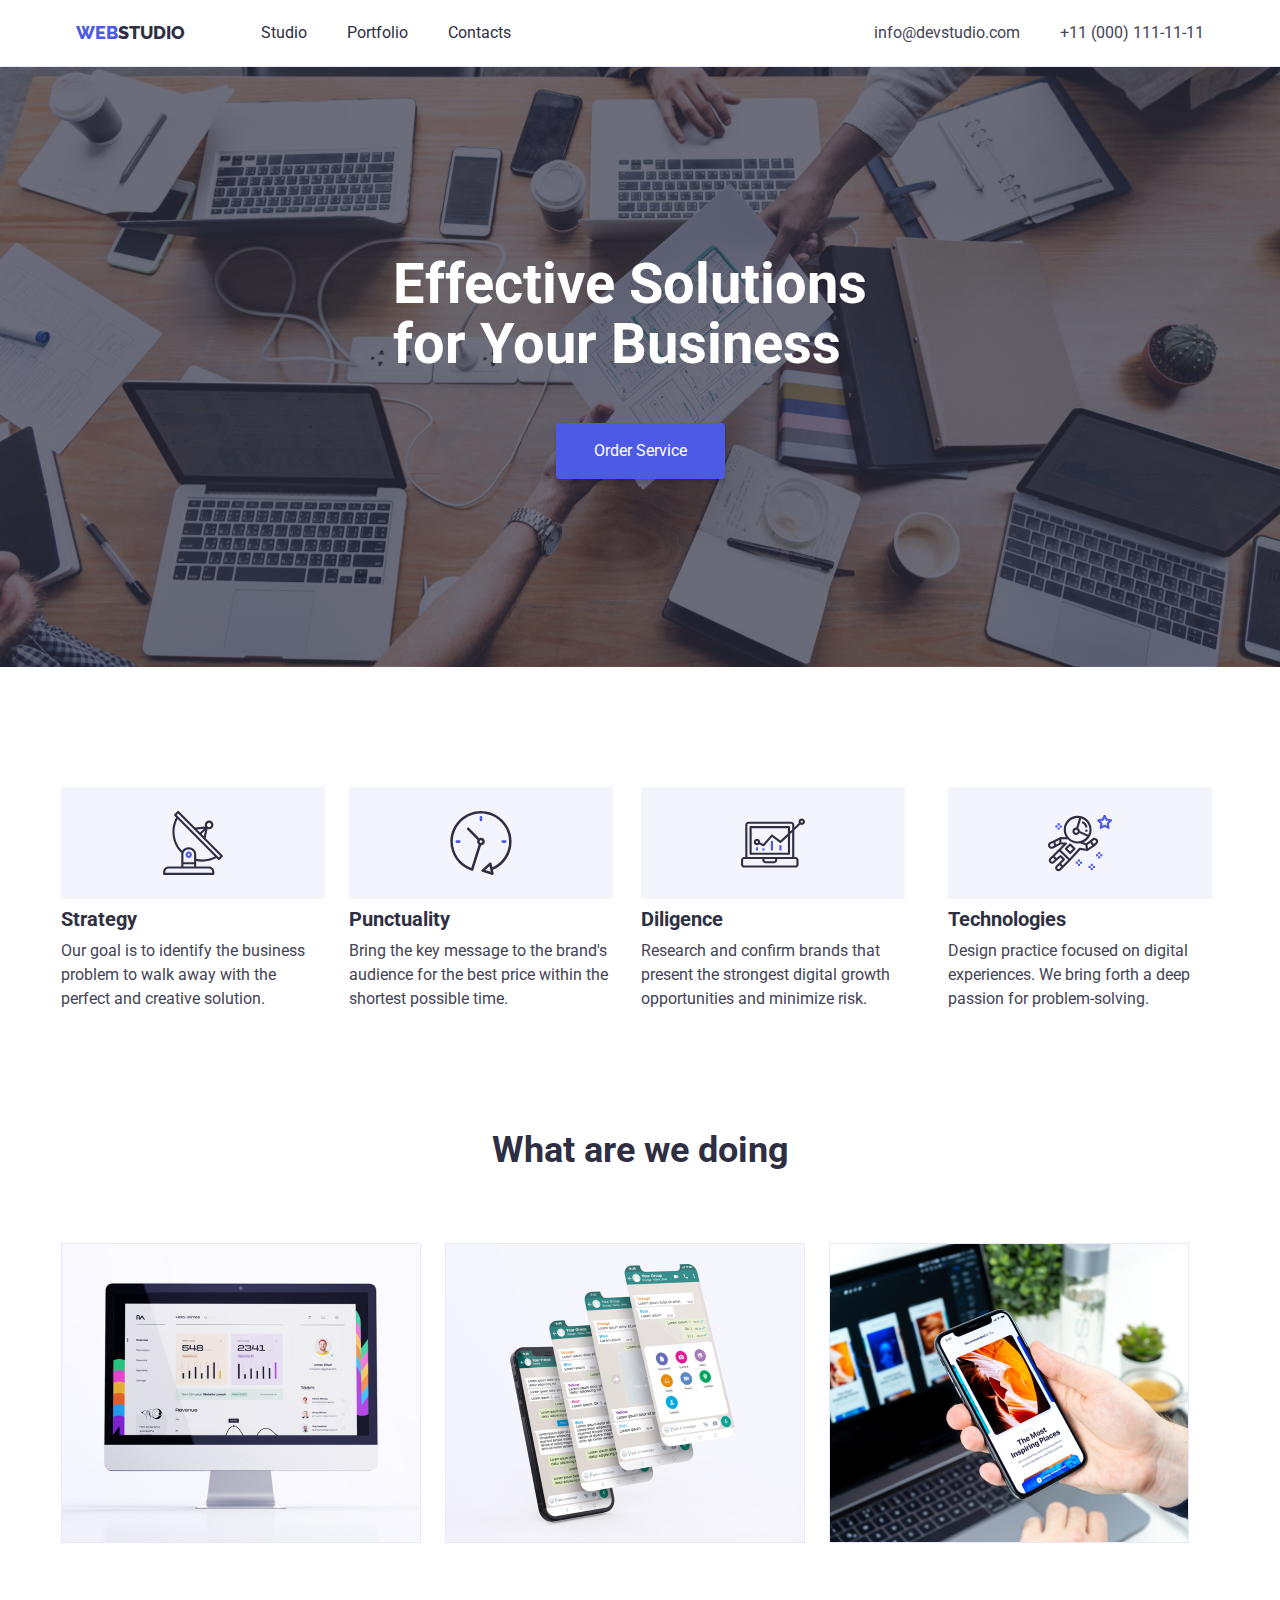
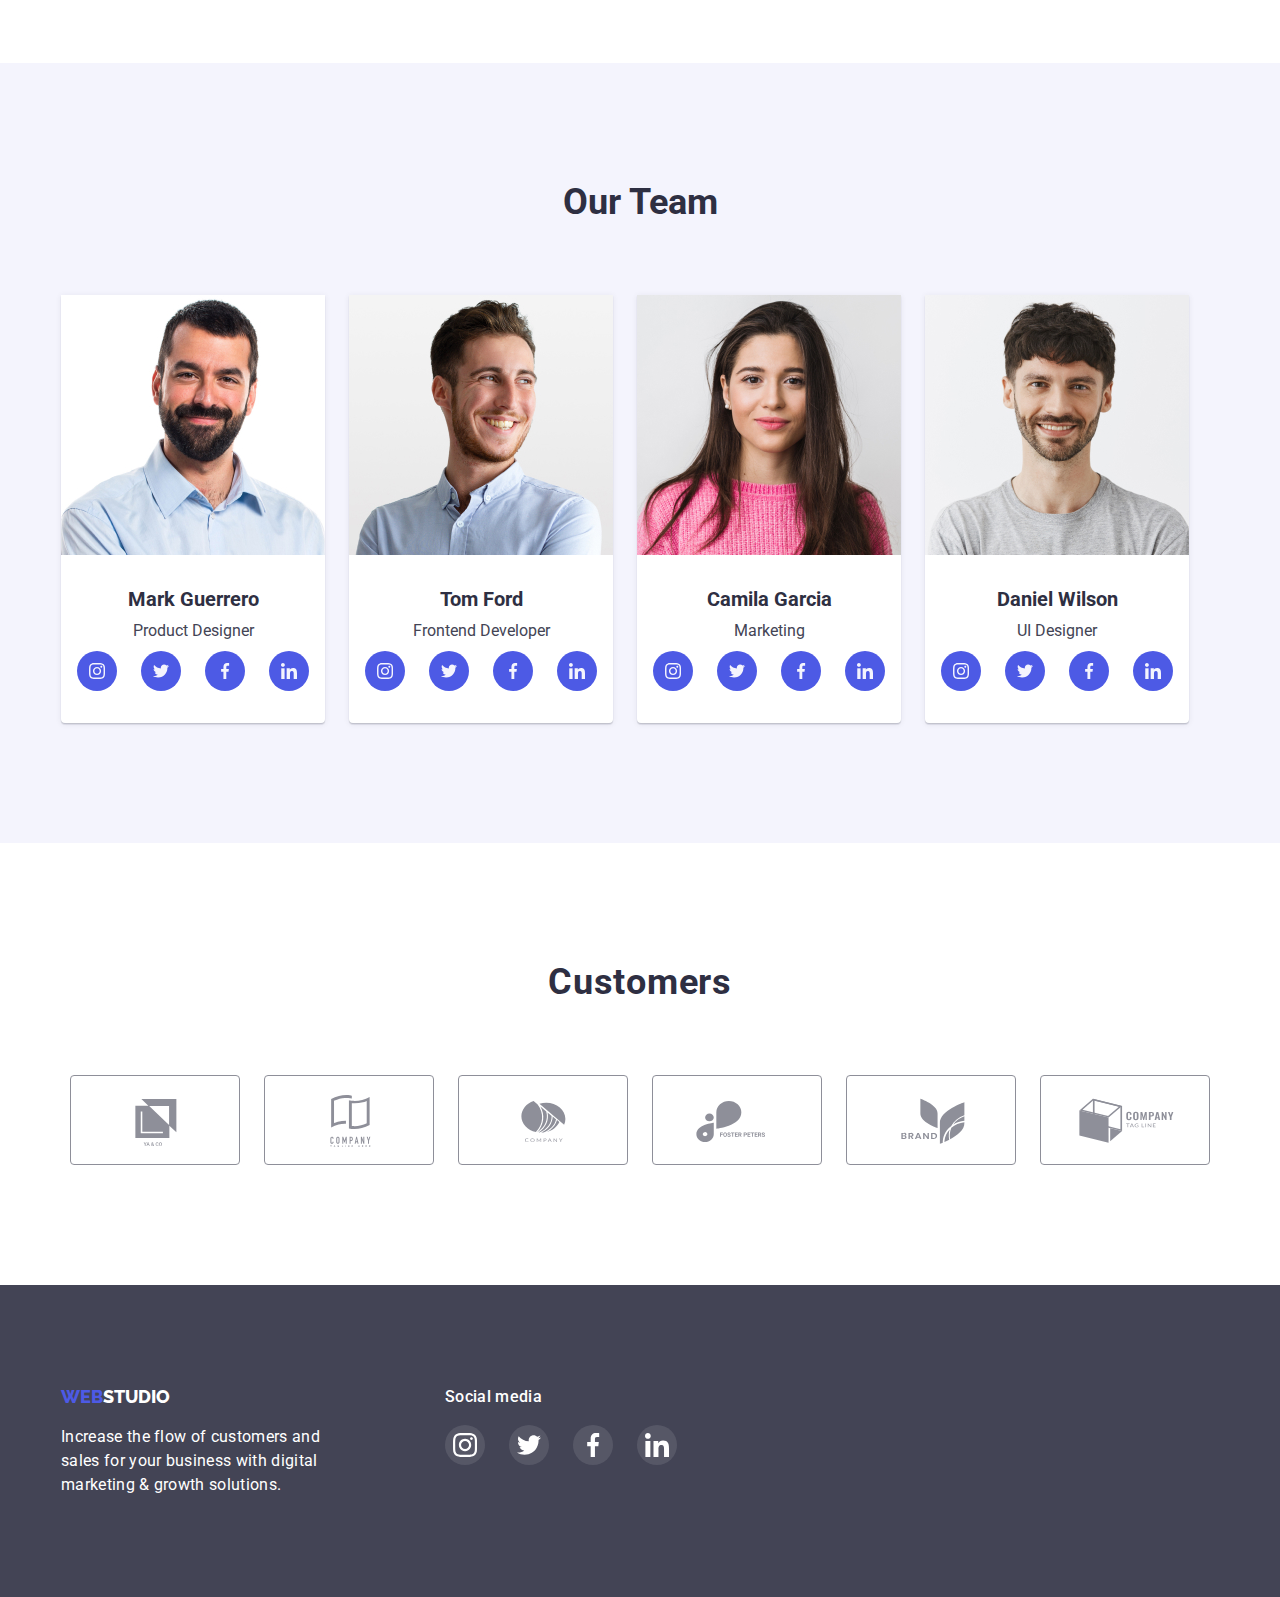
<file: index.html>
<!DOCTYPE html>
<html lang="en">
  <head>
    <meta charset="UTF-8" />
    <meta http-equiv="X-UA-Compatible" content="IE=edge" />
    <meta name="viewport" content="width=device-width, initial-scale=1.0" />
    <link href="./css/style.css" rel="stylesheet" />
    <link rel="preconnect" href="https://fonts.googleapis.com">
    <link rel="preconnect" href="https://fonts.gstatic.com" crossorigin>
    <link href="https://fonts.googleapis.com/css2?family=Raleway:wght@900&family=Roboto:wght@400;500;700;900&display=swap" rel="stylesheet">
    <title>Studio</title>
  </head>
  <body>
    <header class="header-section">
      <div class="container header-container">
      <nav class="header-navigation">
        <a href="./index.html" class="logo link"> <span class="span-logo">Web</span>Studio </a>
        <ul class="site-nav">
          <li class="items"><a class="link studio" href="./index.html">Studio</a></li>
          <li class="items"><a class="link portfolio" href="./portfolio.html">Portfolio</a></li>
          <li class="items"><a class="link contacts" href="">Contacts</a></li>
        </ul>
      </nav>
      <address>
        <ul class="auth-nav">
          <li><a class="mail link" href="mailto:info@devstudio.com">info@devstudio.com</a></li>
          <li><a class="phone link" href="tel:+110001111111">+11 (000) 111-11-11</a></li>
        </ul>
      </address>
    </div>
    </header>
    <main>
      <section class="section-hero">
        <div class="container">
        <h1 class="title">Effective Solutions for Your Business</h1>
        <button class="title-button" type="button">Order Service</button>
      </div>
      </section>
      <section class="section-list">
        <div class="container">
        <h2 class="visually-hidden">List of requirements</h2>
        <ul class="list">
          <li>
            <div class="list-background">
            <svg class="list-image" width="64" height="64">
              <use href="images/icon.svg#antenna">
              </use>
            </svg>
            </div>
            <h3 class="post-title">Strategy</h3>
            <p class="post-title-text">
              Our goal is to identify the business problem to walk away with the
              perfect and creative solution.
            </p>
          </li>
          <li>
            <div class="list-background">
              <svg class="list-image" width="64" height="64">
                <use href="./images/icon.svg#icon-clock">
                </use>
              </svg>
              </div>
            <h3 class="post-title">Punctuality</h3>
            <p class="post-title-text">
              Bring the key message to the brand's audience for the best price
              within the shortest possible time.
            </p>
          </li>
          <li>
            <div class="list-background">
              <svg class="list-image" width="64" height="64">
                <use href="./images/icon.svg#icon-diagram">
                </use>
              </svg>
              </div>
            <h3 class="post-title">Diligence</h3>
            <p class="post-title-text">
              Research and confirm brands that present the strongest digital
              growth opportunities and minimize risk.
            </p>
          </li>
          <li>
            <div class="list-background">
              <svg class="list-image" width="64" height="64">
                <use href="./images/icon.svg#icon-astronaut">
                </use>
              </svg>
              </div>
            <h3 class="post-title">Technologies</h3>
            <p class="post-title-text">
              Design practice focused on digital experiences. We bring forth a
              deep passion for problem-solving.
            </p>
          </li>
        </ul>
      </div>
      </section>
      <section class="section-images">
        <div class="container">
        <h2 class="images-title">What are we doing</h2>
        <ul class="images">
          <li class="images-element">
            <img src="./images/compucter.jpg" alt="computer" width="360" />
          </li>
          <li class="images-element">
            <img src="./images/telefonchat.jpg" alt="phone chat" width="360" />
          </li>
          <li class="images-element">
            <img src="./images/telefone.jpg" alt="phone" width="360" />
          </li>
        </ul>
      </div>
      </section>
      <section class="section-team">
        <div class="container">
        <h2 class="team-title">Our Team</h2>
        <ul class="team">
          <li class="team-card">
            <img src="./images/imgmark.jpg" alt="Mark Guerrero" width="264" />
            <div class="team-info">
            <h3 class="post-team-title">Mark Guerrero</h3>
            <p class="team-text">Product Designer</p>
            <ul class="social">
              <li class="social-items">
              <a href="" class="social-background">
                <svg class="social-team-image" width="16" height="16">
                  <use href="./images/icon.svg#instagram">
                  </use>
                </svg>
              </a>
                </li>
                <li class="social-items">
                  <a href="" class="social-background">
                  <svg class="social-team-image" width="16" height="16">
                    <use href="./images/icon.svg#twitter">
                    </use>
                  </svg>
                </a>
                  </li>
                  <li class="social-items">
                    <a href="" class="social-background">
                    <svg class="social-team-image" width="16" height="16">
                      <use href="./images/icon.svg#facebook">
                      </use>
                    </svg>
                  </a>
                    </li>
                    <li class="social-items">
                      <a href="" class="social-background">
                      <svg class="social-team-image" width="16" height="16">
                        <use href="./images/icon.svg#linkedin">
                        </use>
                      </svg>
                    </a>
                      </li>
            </ul>
          </div>
          </li>
          <li class="team-card">
            <img src="./images/imgtom.jpg" alt="Tom Ford" width="264" />
            <div class="team-info">
            <h3 class="post-team-title">Tom Ford</h3>
            <p class="team-text">Frontend Developer</p>
            <ul class="social">
              <li class="social-items">
              <a href="" class="social-background">
                <svg class="social-team-image" width="16" height="16">
                  <use href="./images/icon.svg#instagram">
                  </use>
                </svg>
              </a>
                </li>
                <li class="social-items">
                  <a href="" class="social-background">
                  <svg class="social-team-image" width="16" height="16">
                    <use href="./images/icon.svg#twitter">
                    </use>
                  </svg>
                </a>
                  </li>
                  <li class="social-items">
                    <a href="" class="social-background">
                    <svg class="social-team-image" width="16" height="16">
                      <use href="./images/icon.svg#facebook">
                      </use>
                    </svg>
                  </a>
                    </li>
                    <li class="social-items">
                      <a href="" class="social-background">
                      <svg class="social-team-image" width="16" height="16">
                        <use href="./images/icon.svg#linkedin">
                        </use>
                      </svg>
                    </a>
                      </li>
            </ul>
          </div>
          </li>
          <li class="team-card">
            <img src="./images/imgcamila.jpg" alt="Camila Garcia" width="264" />
            <div class="team-info">
            <h3 class="post-team-title">Camila Garcia</h3>
            <p class="team-text">Marketing</p>
            <ul class="social">
              <li class="social-items">
              <a href="" class="social-background">
                <svg class="social-team-image" width="16" height="16">
                  <use href="./images/icon.svg#instagram">
                  </use>
                </svg>
              </a>
                </li>
                <li class="social-items">
                  <a href="" class="social-background">
                  <svg class="social-team-image" width="16" height="16">
                    <use href="./images/icon.svg#twitter">
                    </use>
                  </svg>
                </a>
                  </li>
                  <li class="social-items">
                    <a href="" class="social-background">
                    <svg class="social-team-image" width="16" height="16">
                      <use href="./images/icon.svg#facebook">
                      </use>
                    </svg>
                  </a>
                    </li>
                    <li class="social-items">
                      <a href="" class="social-background">
                      <svg class="social-team-image" width="16" height="16">
                        <use href="./images/icon.svg#linkedin">
                        </use>
                      </svg>
                    </a>
                      </li>
            </ul>
          </div>
          </li>
          <li class="team-card">
            <img src="./images/imgdaniel.jpg" alt="Daniel Wilson" width="264" />
            <div class="team-info">
            <h3 class="post-team-title">Daniel Wilson</h3>
            <p class="team-text">UI Designer</p>
            <ul class="social">
              <li class="social-items">
              <a href="" class="social-background">
                <svg class="social-team-image" width="16" height="16">
                  <use href="./images/icon.svg#instagram">
                  </use>
                </svg>
              </a>
                </li>
                <li class="social-items">
                  <a href="" class="social-background">
                  <svg class="social-team-image" width="16" height="16">
                    <use href="./images/icon.svg#twitter">
                    </use>
                  </svg>
                </a>
                  </li>
                  <li class="social-items">
                    <a href="" class="social-background">
                    <svg class="social-team-image" width="16" height="16">
                      <use href="./images/icon.svg#facebook">
                      </use>
                    </svg>
                  </a>
                    </li>
                    <li class="social-items">
                      <a href="" class="social-background">
                      <svg class="social-team-image" width="16" height="16">
                        <use href="./images/icon.svg#linkedin">
                        </use>
                      </svg>
                    </a>
                      </li>
            </ul>
          </div>
          </li>
        </ul>
      </div>
      </section>
      <section class="customers-section">
        <h2 class="customers-title">Customers</h2>
        <ul class="customers-list">
          <li class="customers-item">
            <a class="customers-link" href="">
              <svg class="customers-icon">
                <use href="./images/icon.svg#icon-client-1"></use>
              </svg>
            </a>
          </li>
          <li class="customers-item">
            <a class="customers-link" href="">
              <svg class="customers-icon">
                <use href="./images/icon.svg#icon-client-2"></use>
              </svg>
            </a>
          </li>
          <li class="customers-item">
            <a class="customers-link" href="">
              <svg class="customers-icon">
                <use href="./images/icon.svg#icon-client-3"></use>
              </svg>
            </a>
          </li>
          <li class="customers-item">
            <a class="customers-link" href="">
              <svg class="customers-icon">
                <use href="./images/icon.svg#icon-client-4"></use>
              </svg>
            </a>
          </li>
          <li class="customers-item">
            <a class="customers-link" href="">
              <svg class="customers-icon">
                <use href="./images/icon.svg#icon-client-5"></use>
              </svg>
            </a>
          </li>
          <li class="customers-item">
            <a class="customers-link" href="">
              <svg class="customers-icon">
                <use href="./images/icon.svg#icon-client-6"></use>
              </svg>
            </a>
          </li>
        </ul>
      </section>
    </main>
    <footer class="footer">
      <div class="container footer-items">
        <div class="logo-container">
      <a href="./index.html" class="logo-footer link"> <span class="span-logo">Web</span>Studio </a>
      <p class="logo-text">
        Increase the flow of customers and sales for your business with digital
        marketing & growth solutions.
      </p>
    </div>
    <div class="footer-social-media">
      <p class="footer-title">Social media</p>
      <ul class="footer-list">
        <li class="footer-item">
          <a class="footer-link" href="">
            <svg class="footer-icon" width="24" height="24">
              <use href="./images/icon.svg#instagram"></use>
            </svg>
          </a>
        </li>
        <li class="footer-item">
          <a class="footer-link" href="">
            <svg class="footer-icon" width="24" height="24">
              <use href="./images/icon.svg#twitter"></use>
            </svg>
          </a>
        </li>
        <li class="footer-item">
          <a class="footer-link" href="">
            <svg class="footer-icon" width="24" height="24">
              <use href="./images/icon.svg#facebook"></use>
            </svg>
          </a>
        </li>
        <li class="footer-item">
          <a class="footer-link" href="">
            <svg class="footer-icon" width="24" height="24">
              <use href="./images/icon.svg#linkedin"></use>
            </svg>
          </a>
        </li>
      </ul>
    </div>
    </div>
    </footer>
  </body>
</html>
</file>
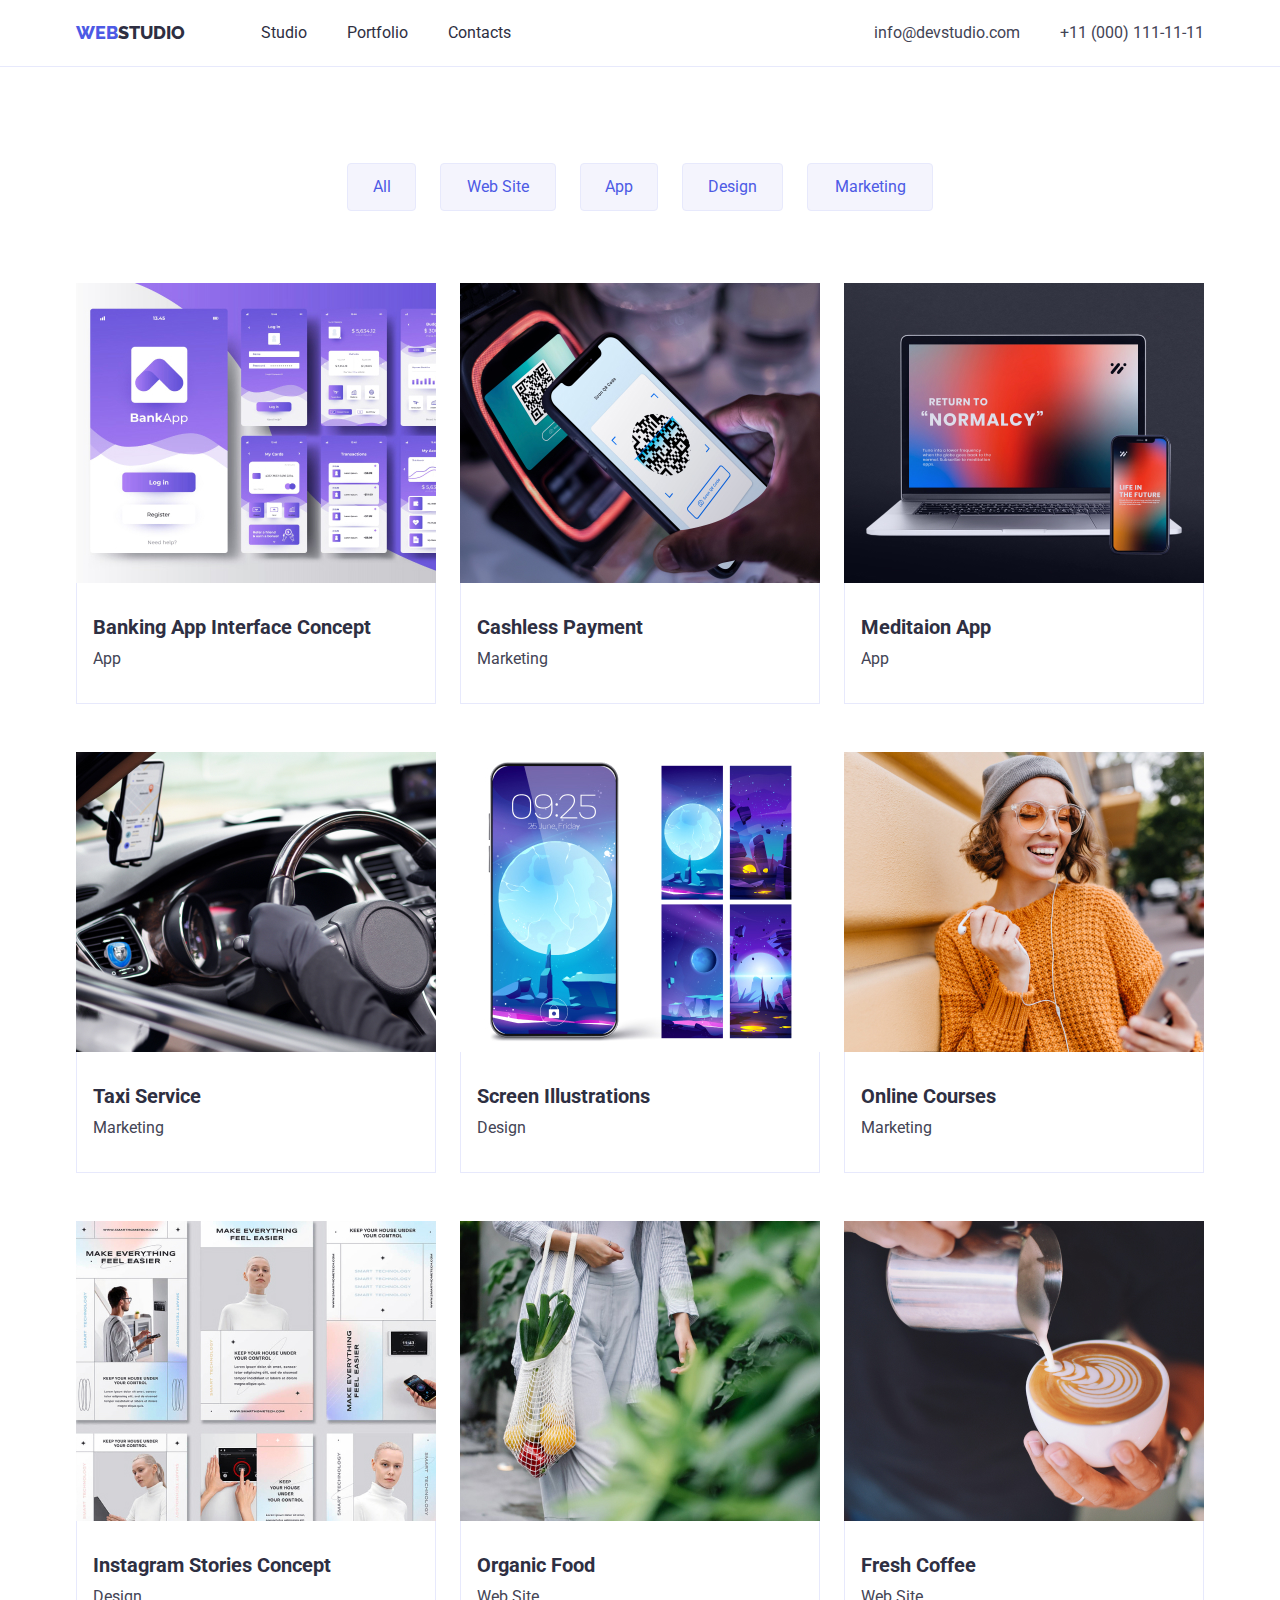
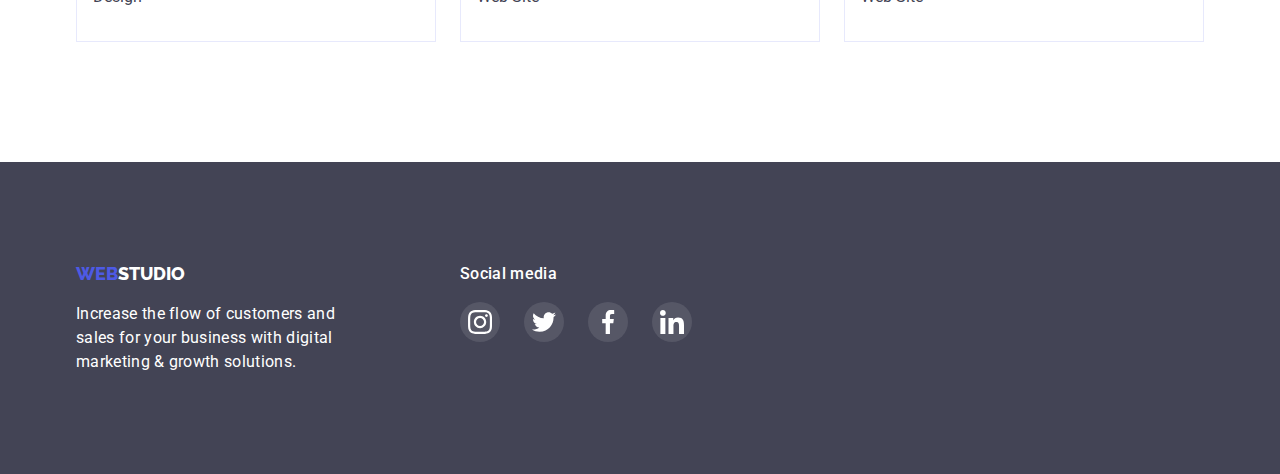
<file: portfolio.html>
<!DOCTYPE html>
<html lang="en">
  <head>
    <meta charset="UTF-8" />
    <meta http-equiv="X-UA-Compatible" content="IE=edge" />
    <meta name="viewport" content="width=device-width, initial-scale=1.0" />
    <link
    rel="stylesheet"
    href="https://cdnjs.cloudflare.com/ajax/libs/modern-normalize/1.0.0/modern-normalize.min.css"
  />
    <link href="./css/style.css" rel="stylesheet" />
    <link rel="preconnect" href="https://fonts.googleapis.com">
    <link rel="preconnect" href="https://fonts.gstatic.com" crossorigin>
    <link href="https://fonts.googleapis.com/css2?family=Raleway:wght@900&family=Roboto:wght@400;500;700;900&display=swap" rel="stylesheet">
    <title>Portfolio</title>
  </head>
  <body>
    <header class="header-section">
      <div class="container header-container">
        <nav class="header-navigation">
          <a href="./index.html" class="logo link"> <span class="span-logo">Web</span>Studio </a>
          <ul class="site-nav">
            <li class="items"><a class="link studio" href="./index.html">Studio</a></li>
            <li class="items"><a class="link portfolio" href="./portfolio.html">Portfolio</a></li>
            <li class="items"><a class="link contacts" href="">Contacts</a></li>
          </ul>
        </nav>
        <address>
          <ul class="auth-nav">
            <li><a class="mail link" href="mailto:info@devstudio.com">info@devstudio.com</a></li>
            <li><a class="phone link" href="tel:+110001111111">+11 (000) 111-11-11</a></li>
          </ul>
        </address>
      </div>
    </header>
    <main>
        <section class="card-section">
          <div class="container">
          <h1 class="visually-hidden">List of works</h1>
          <ul class="button-portfolio">
                <li><button class="button-all" type="button">All</button></li>
                <li><button class="button-web" type="button">Web Site</button></li>
                <li><button class="button-app" type="button">App</button></li>
                <li><button class="button-design" type="button">Design</button></li>
                <li><button class="button-marketing" type="button">Marketing</button></li>
            </ul>
        <ul class="portfolio-instrument">
              <li class="flex-element">
              <a href="" class="link media">
                <img src="./images/imgbanking.jpg" alt="Banking App" width="360" />
                <div class="image-info">
                <h2 class="post-images-title">Banking App Interface Concept</h2>
                <p class="images-text">App</p>
              </div>
              </a>
            </li>
            <li class="flex-element">
              <a href="" class="link media">
              <img src="./images/imgcashless.jpg" alt="Payment" width="360" />
              <div class="image-info">
                <h2 class="post-images-title">Cashless Payment</h2>
                <p class="images-text">Marketing</p>
              </div>
              </a>
              </li>
            <li class="flex-element">
              <a href="" class="link media">
              <img src="./images/imgmeditalon.jpg" alt="App" width="360" />
              <div class="image-info">
                <h2 class="post-images-title">Meditaion App</h2>
                <p class="images-text">App</p>
              </div>
              </a>
              </li>
            <li class="flex-element">
              <a href="" class="link media">
              <img src="./images/imgtaxi.jpg" alt="taxi" width="360" />
              <div class="image-info">
                <h2 class="post-images-title">Taxi Service</h2>
                <p class="images-text">Marketing</p>
              </div>
              </a>
            </li>
            <li class="flex-element">
              <a href="" class="link media">
              <img src="./images/imgscreen.jpg" alt="Screen Illustrations" width="360" />
              <div class="image-info">
                <h2 class="post-images-title">Screen Illustrations</h2>
                <p class="images-text">Design</p>
              </div>
              </a>
            </li>
            <li class="flex-element">
              <a href="" class="link media">
              <img src="./images/imgonline.jpg" alt="smile women" width="360" />
              <div class="image-info">
                <h2 class="post-images-title">Online Courses</h2>
                <p class="images-text">Marketing</p>
              </div>
              </a>
            </li>
            <li class="flex-element">
              <a href="" class="link media">
              <img src="./images/imginstagram.jpg" alt="instagram pages" width="360" />
              <div class="image-info">
                <h2 class="post-images-title">Instagram Stories Concept</h2>
                <p class="images-text">Design</p>
              </div>
              </a>
            </li>
            <li class="flex-element">
              <a href="" class="link media">
            <img src="./images/imgorganic.jpg" alt="women with fruits" width="360" />
            <div class="image-info">
                <h2 class="post-images-title">Organic Food</h2>
                <p class="images-text">Web Site</p>
              </div>
              </a>
            </li>
        <li class="flex-element">
          <a href="" class="link media">
          <img src="./images/imgcoffee.jpg" alt="coffee and milk" width="360" />
          <div class="image-info">
            <h2 class="post-images-title">Fresh Coffee</h2>
            <p class="images-text">Web Site</p>
          </div>
          </a>
        </li>
        </ul>
      </div>
      </section>
    </main>
    <footer class="footer">
      <div class="container footer-items">
        <div>
      <a href="./index.html" class="logo-footer link"> <span class="span-logo">Web</span>Studio </a>
      <p class="logo-text">
        Increase the flow of customers and sales for your business with digital
        marketing & growth solutions.
      </p>
    </div>
    <div class="footer-social-media">
      <p class="footer-title">Social media</p>
      <ul class="footer-list">
        <li class="footer-item">
          <a class="footer-link" href="">
            <svg class="footer-icon" width="24" height="24">
              <use href="./images/icon.svg#instagram"></use>
            </svg>
          </a>
        </li>
        <li class="footer-item">
          <a class="footer-link" href="">
            <svg class="footer-icon" width="24" height="24">
              <use href="./images/icon.svg#twitter"></use>
            </svg>
          </a>
        </li>
        <li class="footer-item">
          <a class="footer-link" href="">
            <svg class="footer-icon" width="24" height="24">
              <use href="./images/icon.svg#facebook"></use>
            </svg>
          </a>
        </li>
        <li class="footer-item">
          <a class="footer-link" href="">
            <svg class="footer-icon" width="24" height="24">
              <use href="./images/icon.svg#linkedin"></use>
            </svg>
          </a>
        </li>
      </ul>
    </div>
    </div>
    </footer>
  </body>
</html>
</file>
<file: css/style.css>
:root {
--main-text-color:#2e2f42;
--second-text-color:#434455;
--main-bg-color:#fff;
--title-text-color:#fff;
--second-bg-color:#f4f4fd;
--btn-bg-color:#f4f4fd;
--btn-bg-color-active:#4048bf;
--btn-text-color:#4d5ae5;
--btn-text-color-active:#fff;
--title-btn-active-hover:#404BBF;
--footer-text:#E7E9FC;
--icon-color:#8E8F99;
--color-footer-icon: #31d0aa;
}


body{
font-family: 'Roboto', sans-serif;
color: var(--main-text-color);
background-color: var(--main-bg-color);
padding: 0;
margin: 0;
}

ul{
list-style: none;
margin: 0;
padding: 0;
}

h1,h2,h3,h4,h5,h6,p {
margin: 0;
}
img{
display: block; 
max-width: 100%; 
height: auto;
}
.container { 
width: 100%;
max-width: 1158px;
padding: 0 15px; 
margin: 0 auto; 
}
.auth-nav{
display: flex;
gap: 40px;
}
.header-section{
background: var(--main-bg-color);
border-bottom: 1px solid var(--footer-text);
}

.header-container{
display: flex;
align-items: center;
box-sizing: border-box;

}

.header-navigation{
display: flex;
align-items: center;
margin-right: auto;
}


.logo{
font-family: 'Raleway', sans-serif;
font-style: normal;
text-transform: uppercase;
font-weight: 800;
font-size: 18px;
line-height: 1.33;
color: var(--main-text-color);
margin-right: 76px;
}
.span-logo{
font-family: 'Raleway', sans-serif;
font-style: normal;
text-transform: uppercase;
font-weight: 800;
font-size: 18px;
line-height: 1.33;
color:var(--btn-text-color);
}
.site-nav{
display: flex;
}
.site-nav .link{
display: block;
padding-top: 21px;
padding-bottom: 21px;
}

.site-nav .items + .items {
margin-left: 40px;
}

.studio{
font-style: normal;
font-size: 16px;
line-height: 1.5;
color:var(--main-text-color);
}
.studio:hover,
.studio:focus{
color: var(--btn-text-color);
}
.portfolio{
font-style: normal;
font-size: 16px;
line-height: 1.5;
color:var(--main-text-color);
}
.portfolio:hover,
.portfolio:focus{
color: var(--btn-text-color);
}

.contacts{
font-style: normal;
text-decoration: none;
font-size: 16px;
line-height: 1.5;
color:var(--main-text-color);
}
.contacts:hover,
.contacts:focus{
color: var(--btn-text-color);
}

.mail{
font-style: normal;
font-size: 16px;
line-height: 1.5;
color: var(--second-text-color);
display: block;
padding-top: 21px;
padding-bottom: 21px;

}
.mail:hover,
.mail:focus{
color: var(--btn-text-color);
}
.phone{
font-style: normal;
font-size: 16px;
line-height: 1.5;
color: var(--second-text-color);
display: block;
padding-top: 21px;
padding-bottom: 21px;
}
.phone:hover,
.phone:focus{
color: var(--btn-text-color);
}

.section-hero{
padding-top: 188px;
padding-bottom: 188px;
max-width: 1440px;
background-color: var(--second-text-color);
margin-left: auto;
margin-right: auto;
background-image: linear-gradient(
to right,
rgba(46, 47, 66, 0.7),
rgba(46, 47, 66, 0.7)
),
url("../images/background-fone.jpg");
background-repeat: no-repeat;
background-position: center;
background-size: cover;
}




.title{
font-size: 56px;
line-height: 1.07;
color:var(--title-text-color);
max-width: 494px;
margin: 0 auto;
margin-bottom: 48px;
}

.title-button{
background-color:var(--btn-text-color);
font-family: 'Roboto', sans-serif;
display: block;
font-size: 16px;
line-height: 1.5;
color:var(--title-text-color);
min-width: 169px;
height: 56px;
box-shadow: 0px 4px 4px rgba(0, 0, 0, 0.15);
border:none;
border-radius: 4px;
margin: 0 auto;
}
.title-button:hover,
.title-button:focus{
cursor: pointer;
background-color:var(--title-btn-active-hover);
color: var(--title-text-color)
}

.visually-hidden {
    position: absolute;
    width: 1px;
    height: 1px;
    margin: -1px;
    border: 0;
    padding: 0;
    white-space: nowrap;
    clip-path: inset(100%);
    clip: rect(0 0 0 0);
    overflow: hidden;
}
.section-list{
padding-bottom: 120px;
padding-top: 120px;
}
.list{
display: flex;
gap: 24px;
}
.list-background{
display: flex;
align-items: center;
justify-content: center;
background-color: var(--second-bg-color);
margin-bottom: 8px;
width: 264px;
height: 112px;
}

.post-title{
font-size: 20px;
line-height: 1.2;
color:var(--main-text-color);
margin-bottom: 8px;
}
.post-title-text{
font-size: 16px;
line-height: 1.5;
color: var(--second-text-color);
}


.section-images{
padding-bottom: 120px;
text-align: center;
}

.images-title{
font-size: 36px;
line-height: 1.11;
color: var(--main-text-color);
margin-bottom: 72px;
}

.images{
display: flex;
gap: 24px;
}

.section-team{
background-color: var(--btn-bg-color);
padding-top: 120px;
padding-bottom: 120px;
text-align: center;
}

.team-title{
font-size: 36px;
line-height: 1.11;
color: var(--main-text-color);
margin-bottom: 72px;
}

.team{
display: flex;
gap: 24px;
}

.team-card{
display: flex;
flex-direction: column;
align-items: center;
background: var(--main-bg-color);
box-shadow: 0px 1px 6px rgba(46, 47, 66, 0.08), 0px 1px 1px rgba(46, 47, 66, 0.16), 0px 2px 1px rgba(46, 47, 66, 0.08);
border-radius: 0px 0px 4px 4px;
}
.team-info{
padding-top: 32px;
padding-bottom: 32px;
}

.post-team-title{
font-size: 20px;
line-height: 1.2;
color:var(--main-text-color);
margin-bottom: 8px;    
}

.team-text{
font-size: 16px;
line-height: 1.5;
color: var(--second-text-color); 
margin-bottom: 8px;
}
.social{
display: flex;
gap: 24px;
}
.social-items{
width: 40px;
height: 40px;
}
.social-background{
display: flex;
align-items: center;
justify-content: center;
width: 100%;
height: 100%;
background-color:var(--btn-text-color);
border-radius: 50%;
}
.social-team-image{
fill: var(--btn-bg-color);
}
.social-background:hover,
.social-background:focus{
background-color: var(--title-btn-active-hover);
}
.customers-section {
padding-top: 120px;
padding-bottom: 120px;
font-weight: 700;
font-size: 36px;
line-height: 1.11;
text-align: center;
letter-spacing: 0.02em;
text-transform: capitalize;
color: var(--main-text-color)
}
.customers-title{
font-size: 36px;
line-height: 1.11;
color: var(--main-text-color);
margin-bottom: 72px;
}
.customers-list {
display: flex;
gap: 24px;
list-style-type: none;
justify-content: center;

}
.customers-link {
display: flex;
justify-content: center;
align-items: center;
border: 1px solid var(--icon-color);
border-radius: 4px;
width: 168px;
height: 88px;
fill: var(--icon-color);
}
.customers-link:is(:hover, :focus) {
fill: var(--btn-bg-color-active);
border-color: var(--btn-bg-color-active);
}
.customers-icon {
width: 104px;
height: 56px;
}


/*portfolio*/
.card-section{
padding-top: 96px;
padding-bottom: 120px;
}

.button-portfolio{
display: flex;
gap: 24px;
flex-direction: row;
justify-content: center;
align-items: center;
margin-bottom: 72px;
}

.button-all{
background-color:var(--btn-bg-color);
font-family: 'Roboto', sans-serif;
font-style: normal;
font-size: 16px;
min-width: 69px;
height: 48px;
line-height: 1.5;
color:var(--btn-text-color);
border: 1px solid var(--footer-text);
border-radius: 4px;
}
.button-all:hover,
.button-all:focus{
cursor: pointer;
background-color: var(--btn-bg-color-active);
color: var(--btn-text-color-active); 
box-shadow: 0px 3px 1px rgba(0, 0, 0, 0.1), 0px 2px 1px rgba(0, 0, 0, 0.08),
    0px 2px 2px rgba(0, 0, 0, 0.12);  
}

.button-web{
background-color:var(--btn-bg-color);
font-family: 'Roboto', sans-serif;
font-style: normal;
font-size: 16px;
min-width: 116px;
height: 48px;
line-height: 1.5;
color:var(--btn-text-color);
border: 1px solid var(--footer-text);
border-radius: 4px;
}
.button-web:hover,
.button-web:focus{
cursor: pointer;
background-color: var(--btn-bg-color-active);
color: var(--btn-text-color-active);  
box-shadow: 0px 3px 1px rgba(0, 0, 0, 0.1), 0px 2px 1px rgba(0, 0, 0, 0.08),
    0px 2px 2px rgba(0, 0, 0, 0.12); 
}
.button-app{
background-color:var(--btn-bg-color);
font-family: 'Roboto', sans-serif;
font-style: normal;
font-size: 16px;
min-width: 78px;
height: 48px;
line-height: 1.5;
color:var(--btn-text-color);
border: 1px solid var(--footer-text);
border-radius: 4px;
}
.button-app:hover,
.button-app:focus{
cursor: pointer;
background-color: var(--btn-bg-color-active);
color: var(--btn-text-color-active);
box-shadow: 0px 3px 1px rgba(0, 0, 0, 0.1), 0px 2px 1px rgba(0, 0, 0, 0.08),
    0px 2px 2px rgba(0, 0, 0, 0.12);   
}
.button-design{
background-color:var(--btn-bg-color);
font-family: 'Roboto', sans-serif;
font-style: normal;
font-size: 16px;
min-width: 101px;
height: 48px;
line-height: 1.5;
color:var(--btn-text-color);
border: 1px solid var(--footer-text);
border-radius: 4px;
}
.button-design:hover,
.button-design:focus{
cursor: pointer;
background-color: var(--btn-bg-color-active);
color: var(--btn-text-color-active);
box-shadow: 0px 3px 1px rgba(0, 0, 0, 0.1), 0px 2px 1px rgba(0, 0, 0, 0.08),
0px 2px 2px rgba(0, 0, 0, 0.12);  
}
.button-marketing{
background-color:var(--btn-bg-color);
font-family: 'Roboto', sans-serif;
font-style: normal;
font-size: 16px;
min-width: 126px;
height: 48px;
line-height: 1.5;
color:var(--btn-text-color);
border: 1px solid var(--footer-text);
border-radius: 4px;
}
.button-marketing:hover,
.button-marketing:focus{
cursor: pointer;
background-color: var(--btn-bg-color-active);
color: var(--btn-text-color-active);
box-shadow: 0px 3px 1px rgba(0, 0, 0, 0.1), 0px 2px 1px rgba(0, 0, 0, 0.08),
    0px 2px 2px rgba(0, 0, 0, 0.12); 
}
.portfolio-instrument{
display: flex;
flex-wrap: wrap;
}

.flex-element{
flex-basis: calc((100% - 48px) / 3);
margin-right: 24px;
margin-bottom: 48px;
background: var(--main-bg-color);
}


.flex-element:nth-child(3n){
margin-right: 0;
}
.flex-element:nth-last-child(-n + 3){
margin-bottom: 0;
}

.image-info{
border: 1px solid var(--footer-text);
border-top: none;
padding: 32px 0 32px 16px;
}

.post-images-title{
font-size: 20px;
line-height: 1.2;
color:var(--main-text-color);
margin-bottom: 8px;
}

.images-text{
font-size: 16px;
line-height: 1.5;
color: var(--second-text-color); 
}

.link{
text-decoration: none;
display: block;
}
.media:hover{
    box-shadow: 0px 1px 6px rgba(46, 47, 66, 0.08),
    0px 1px 1px rgba(46, 47, 66, 0.16), 0px 2px 1px rgba(46, 47, 66, 0.08);
}

.footer{
background-color: var(--second-text-color);
padding-top: 100px;
padding-bottom: 100px;
}
.footer-items{
display: flex;
gap: 120px;
}

.logo-footer{
font-family: 'Raleway', sans-serif;
font-style: normal;
text-transform: uppercase;
display: block;
font-weight: 800;
font-size: 18px;
margin-bottom: 16px;
line-height: 1.33;
color: var(--main-bg-color);
}
.logo-text{
max-width: 264px;
font-size: 16px;
line-height: 1.5;
letter-spacing: 0.02em;
color: var(--btn-text-color-active)
}
.footer-social-media {
font-family: "Roboto";
font-weight: 500;
font-size: 16px;
line-height: 1.5;
letter-spacing: 0.02em;
color: var(--btn-text-color-active);
} 
.footer-list {
display: flex;
gap: 24px;
margin-top: 16px;
list-style-type: none;
}
.footer-item {
width: 40px;
height: 40px;
color: var(--btn-text-color-active);
}
.footer-icon {
width: 24px;
height: 24px;
fill: var(--main-bg-color);
} 
.footer-link {
display: flex;
justify-content: center;
align-items: center;
width: 100%;
height: 100%;
background: rgba(255, 255, 255, 0.1);
border-radius: 50%;
}
.footer-link:is(:hover, :focus) {
background-color:var(--color-footer-icon);
}
</file>
